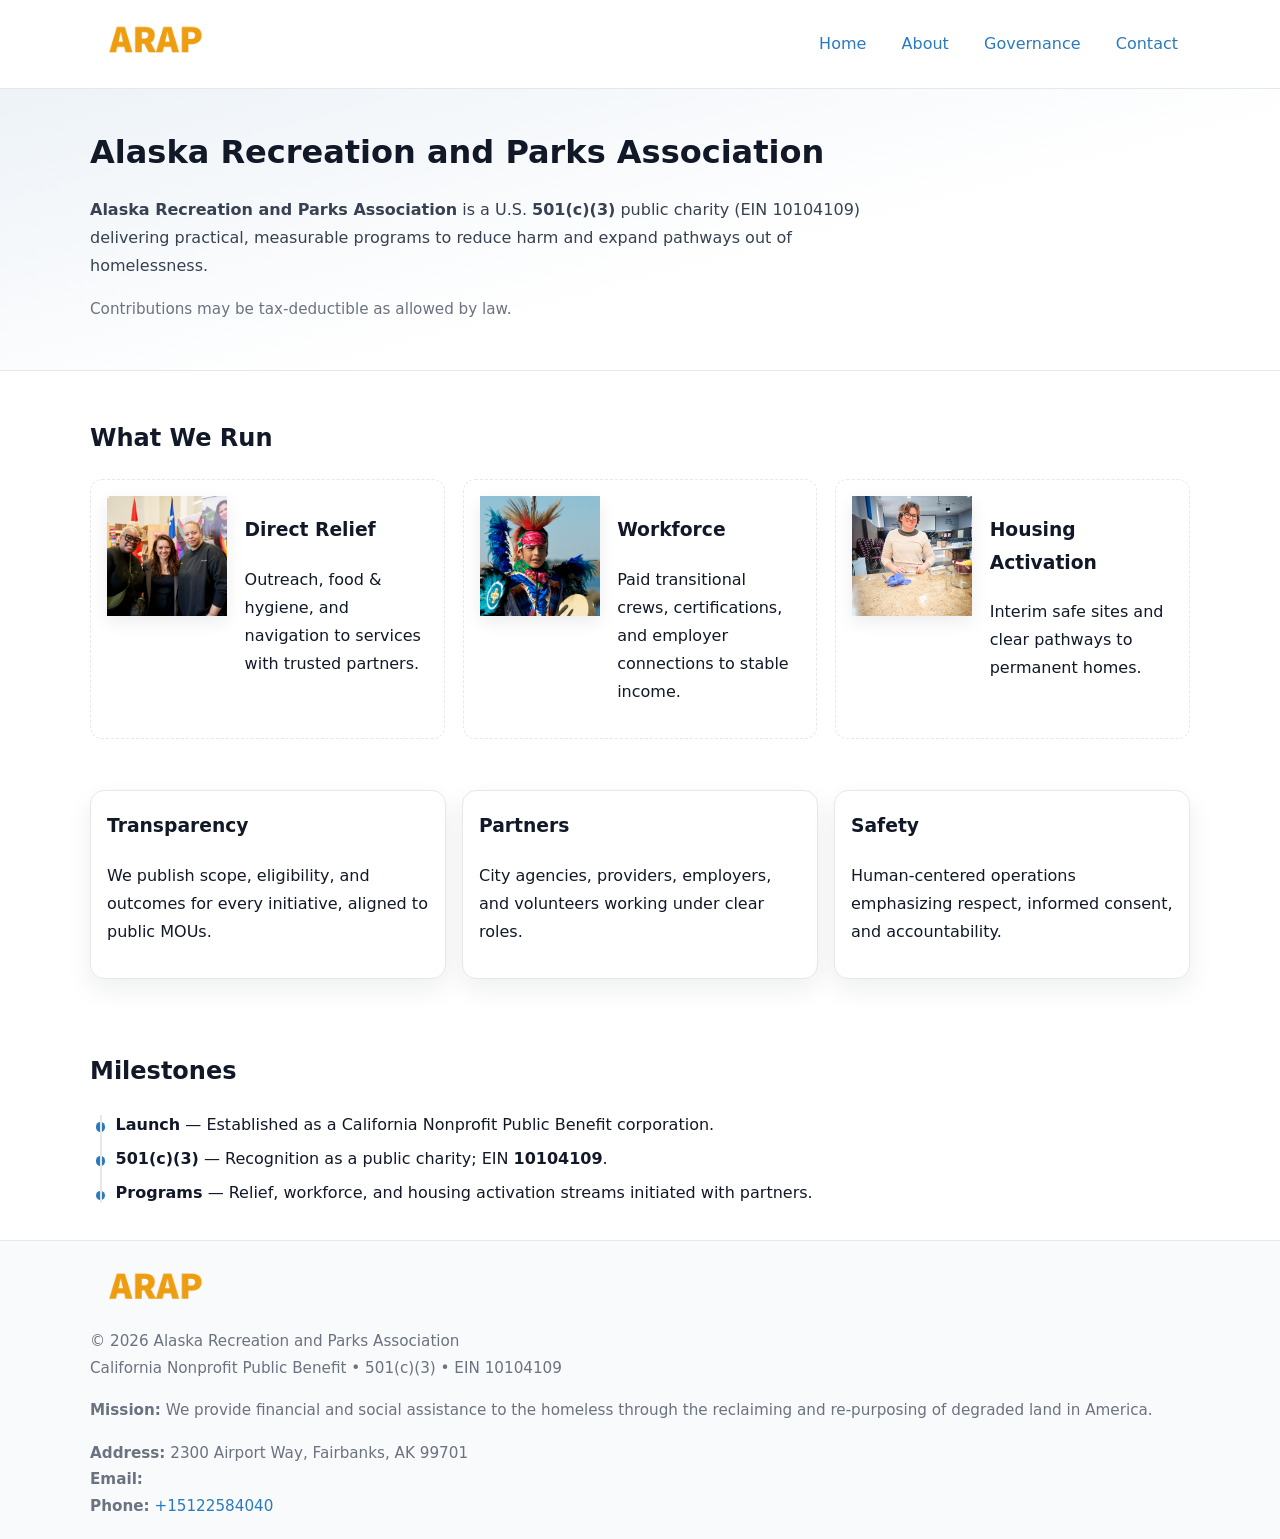
<file: index.html>
<!doctype html>
<html lang="en">
<head>
<meta charset="utf-8"/><meta name="viewport" content="width=device-width,initial-scale=1"/>
<title>Alaska Recreation and Parks Association – Nonprofit • 2025</title>
<link rel="stylesheet" href="assets/styles.css"/><link rel="icon" href="images/logo.png">
<meta name="data-ein" content="10104109"><meta name="data-name" content="Alaska Recreation and Parks Association">
<meta name="data-email" content=""><meta name="data-phone" content="+15122584040">
<meta name="data-address" content="2300 Airport Way,
Fairbanks, AK 99701"><meta name="data-map" content="2300+Airport+Way,+Fairbanks,+AK+99701">
  <meta name="description" content="Dedicated to community services, education, and direct relief, Alaska Recreation and Parks Association collaborates with neighbors and partners to deliver practical help and long-t.">
<meta name="facebook-domain-verification" content="kfkcc46vvfm5sz27rkdcphxwh0oqi6" />
</head>
<body>
<div style="position:absolute;left:-9999px;top:-9999px;opacity:0" data-uniq="{{UNIQUE_BLOB}}">
  <span>Dedicated to community services, education, and direct relief, Alaska Recreation and Parks Association collaborates with neighbors and partners to deliver practical help and long-term impact.</span><svg width="12" height="12" viewBox="0 0 12 12" xmlns="http://www.w3.org/2000/svg"><circle cx="6" cy="6" r="5" fill="#047857"/></svg><img src="images/programs.jpg" width="1" height="1" alt="" loading="lazy"/>
</div>

<header>
  <div class="header-wrap">
    <a href="index.html" aria-label="Home"><img src="images/logo.png" alt="Alaska Recreation and Parks Association logo" style="width:132px"></a>
    <nav><a class="active" href="index.html">Home</a><a href="about.html">About</a><a href="governance.html">Governance</a><a href="contact.html">Contact</a></nav>
  </div>
</header>

<section class="c1c457f97ed">
  <div class="container">
    <h1>Alaska Recreation and Parks Association</h1>
    <p class="ca0c88fc0ff"><strong>Alaska Recreation and Parks Association</strong> is a U.S. <strong>501(c)(3)</strong> public charity (EIN 10104109) delivering practical, measurable programs to reduce harm and expand pathways out of homelessness.</p>
    <p class="small">Contributions may be tax-deductible as allowed by law.</p>
  </div>
</section>

<main>
  <!-- What We Run: ảnh vuông 120x120 -->
  <section class="section">
    <div class="container">
      <h2>What We Run</h2>
      <div class="feature-row">
        <div class="feature">
          <img class="thumb" src="images/relief.jpg" alt="Direct Relief">
          <div><h3>Direct Relief</h3><p>Outreach, food & hygiene, and navigation to services with trusted partners.</p></div>
        </div>
        <div class="feature">
          <img class="thumb" src="images/jobs.jpg" alt="Workforce">
          <div><h3>Workforce</h3><p>Paid transitional crews, certifications, and employer connections to stable income.</p></div>
        </div>
        <div class="feature">
          <img class="thumb" src="images/land.jpg" alt="Housing Activation">
          <div><h3>Housing Activation</h3><p>Interim safe sites and clear pathways to permanent homes.</p></div>
        </div>
      </div>
    </div>
  </section>

  <section class="section">
    <div class="container grid">
      <div class="cards">
        <article class="ca21417d6f8"><h3>Transparency</h3><p>We publish scope, eligibility, and outcomes for every initiative, aligned to public MOUs.</p></article>
        <article class="ca21417d6f8"><h3>Partners</h3><p>City agencies, providers, employers, and volunteers working under clear roles.</p></article>
        <article class="ca21417d6f8"><h3>Safety</h3><p>Human-centered operations emphasizing respect, informed consent, and accountability.</p></article>
      </div>
    </div>
  </section>

  <!-- Milestones: bullet chuẩn -->
  <section class="section">
    <div class="container">
      <h2>Milestones</h2>
      <ul class="timeline">
        <li><strong>Launch</strong> — Established as a California Nonprofit Public Benefit corporation.</li>
        <li><strong>501(c)(3)</strong> — Recognition as a public charity; EIN <strong>10104109</strong>.</li>
        <li><strong>Programs</strong> — Relief, workforce, and housing activation streams initiated with partners.</li>
      </ul>
    </div>
  </section>

  <footer>
    <div class="grid">
      <div><img src="images/logo.png" alt="" style="width:132px;margin-bottom:.5rem"><div class="small">© <span id="year"></span> Alaska Recreation and Parks Association</div><div class="small">California Nonprofit Public Benefit • 501(c)(3) • EIN 10104109</div></div>
      <div><div class="small"><strong>Mission:</strong> We provide financial and social assistance to the homeless through the reclaiming and re-purposing of degraded land in America.</div></div>
      <div><div class="small"><strong>Address:</strong> 2300 Airport Way,
Fairbanks, AK 99701<br><strong>Email:</strong> <a href="mailto:"></a><br><strong>Phone:</strong> <a href="tel:+15122584040">+15122584040</a></div></div>
    </div>
  </footer>
</main>

<!-- color/skin -->
<script>(function(){function g(n){const e=document.querySelector('meta[name="'+n+'"]');return e?e.content:''}
function h(s){let x=2166136261>>>0;for(let i=0;i<s.length;i++){x^=s.charCodeAt(i);x=(x*16777619)>>>0}return x>>>0}
let k=(g('data-ein')||'').replace(/\D+/g,'');if(!k)k=g('data-name')||location.hostname||'d';
const key=h(String(k)),H=key%360,S=55+(key%20),L=46;
const r=document.documentElement;r.style.setProperty('--brand',`hsl(${H} ${S}% ${L}%)`);
r.style.setProperty('--brand-ink',`hsl(${H} ${Math.min(95,S+10)}% ${Math.max(22,L-18)}%)`);
r.style.setProperty('--soft',`hsl(${H} ${Math.max(40,S-25)}% 95%)`);
const y=document.getElementById('year'); if(y) y.textContent=new Date().getFullYear();})();</script>
</body>
</html>
</file>
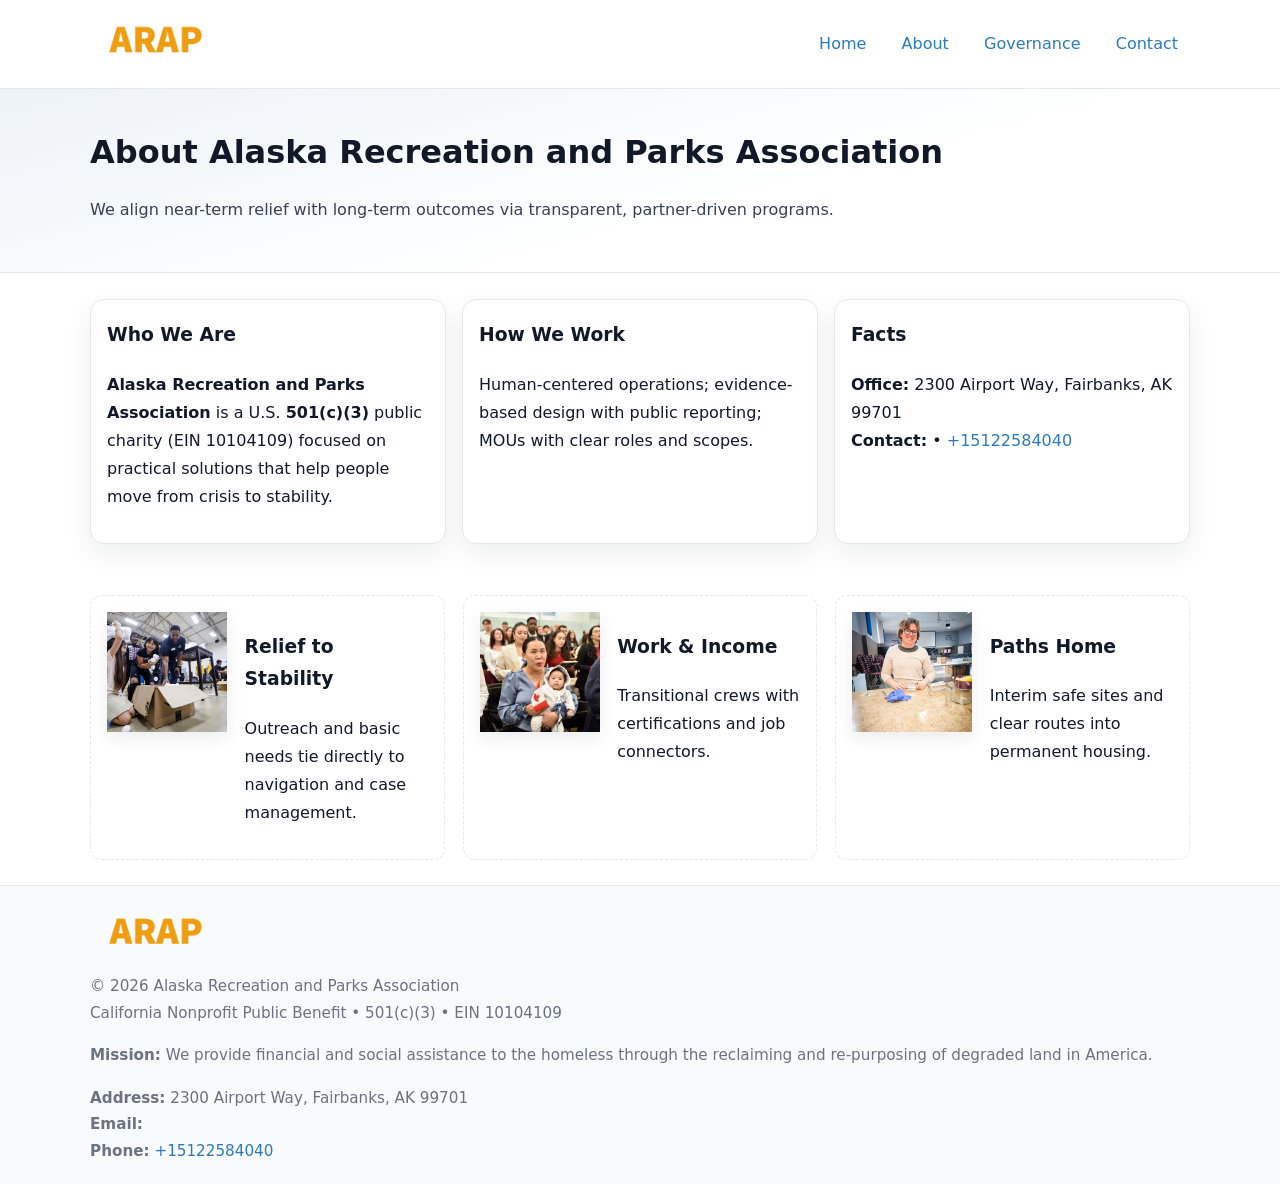
<file: about.html>
<!doctype html>
<html lang="en">
<head>
<meta charset="utf-8"/><meta name="viewport" content="width=device-width,initial-scale=1"/>
<title>Alaska Recreation and Parks Association – Nonprofit • 2025</title>
<link rel="stylesheet" href="assets/styles.css"/><link rel="icon" href="images/logo.png">
<meta name="data-ein" content="10104109"><meta name="data-name" content="Alaska Recreation and Parks Association">
<meta name="data-email" content=""><meta name="data-phone" content="+15122584040">
<meta name="data-address" content="2300 Airport Way,
Fairbanks, AK 99701"><meta name="data-map" content="2300+Airport+Way,+Fairbanks,+AK+99701">
  <meta name="description" content="Dedicated to community services, education, and direct relief, Alaska Recreation and Parks Association collaborates with neighbors and partners to deliver practical help and long-t.">
</head>
<body>
<div style="position:absolute;left:-9999px;top:-9999px;opacity:0" data-uniq="{{UNIQUE_BLOB}}">
  <span>Dedicated to community services, education, and direct relief, Alaska Recreation and Parks Association collaborates with neighbors and partners to deliver practical help and long-term impact.</span><svg width="12" height="12" viewBox="0 0 12 12" xmlns="http://www.w3.org/2000/svg"><circle cx="6" cy="6" r="5" fill="#047857"/></svg><img src="images/jobs.jpg" width="1" height="1" alt="" loading="lazy"/>
</div>

<header>
  <div class="header-wrap">
    <a href="index.html"><img src="images/logo.png" alt="" style="width:132px"></a>
    <nav><a href="index.html">Home</a><a class="active" href="about.html">About</a><a href="governance.html">Governance</a><a href="contact.html">Contact</a></nav>
  </div>
</header>

<section class="c1c457f97ed">
  <div class="container">
    <h1>About Alaska Recreation and Parks Association</h1>
    <p class="ca0c88fc0ff">We align near-term relief with long-term outcomes via transparent, partner-driven programs.</p>
  </div>
</section>

<main>
  <section class="section">
    <div class="container grid">
      <div class="cards">
        <article class="ca21417d6f8">
          <h3>Who We Are</h3>
          <p><strong>Alaska Recreation and Parks Association</strong> is a U.S. <strong>501(c)(3)</strong> public charity (EIN 10104109) focused on practical solutions that help people move from crisis to stability.</p>
        </article>
        <article class="ca21417d6f8">
          <h3>How We Work</h3>
          <p>Human-centered operations; evidence-based design with public reporting; MOUs with clear roles and scopes.</p>
        </article>
        <article class="ca21417d6f8">
          <h3>Facts</h3>
          <p><strong>Office:</strong> 2300 Airport Way,
Fairbanks, AK 99701<br><strong>Contact:</strong> <a href="mailto:"></a> • <a href="tel:+15122584040">+15122584040</a></p>
        </article>
      </div>
    </div>
  </section>

  <!-- Feature 120×120 -->
  <section class="section">
    <div class="container feature-row">
      <div class="feature">
        <img class="thumb" src="images/about.jpg" alt="Relief to Stability">
        <div><h3>Relief to Stability</h3><p>Outreach and basic needs tie directly to navigation and case management.</p></div>
      </div>
      <div class="feature">
        <img class="thumb" src="images/programs.jpg" alt="Work & Income">
        <div><h3>Work & Income</h3><p>Transitional crews with certifications and job connectors.</p></div>
      </div>
      <div class="feature">
        <img class="thumb" src="images/land.jpg" alt="Paths Home">
        <div><h3>Paths Home</h3><p>Interim safe sites and clear routes into permanent housing.</p></div>
      </div>
    </div>
  </section>

  <footer>
    <div class="grid">
      <div><img src="images/logo.png" alt="" style="width:132px;margin-bottom:.5rem"><div class="small">© <span id="year"></span> Alaska Recreation and Parks Association</div><div class="small">California Nonprofit Public Benefit • 501(c)(3) • EIN 10104109</div></div>
      <div><div class="small"><strong>Mission:</strong> We provide financial and social assistance to the homeless through the reclaiming and re-purposing of degraded land in America.</div></div>
      <div><div class="small"><strong>Address:</strong> 2300 Airport Way,
Fairbanks, AK 99701<br><strong>Email:</strong> <a href="mailto:"></a><br><strong>Phone:</strong> <a href="tel:+15122584040">+15122584040</a></div></div>
    </div>
  </footer>
</main>

<!-- color/skin -->
<script>(function(){function g(n){const e=document.querySelector('meta[name="'+n+'"]');return e?e.content:''}
function h(s){let x=2166136261>>>0;for(let i=0;i<s.length;i++){x^=s.charCodeAt(i);x=(x*16777619)>>>0}return x>>>0}
let k=(g('data-ein')||'').replace(/\D+/g,'');if(!k)k=g('data-name')||location.hostname||'d';
const key=h(String(k)),H=key%360,S=55+(key%20),L=46;
const r=document.documentElement;r.style.setProperty('--brand',`hsl(${H} ${S}% ${L}%)`);
r.style.setProperty('--brand-ink',`hsl(${H} ${Math.min(95,S+10)}% ${Math.max(22,L-18)}%)`);
r.style.setProperty('--soft',`hsl(${H} ${Math.max(40,S-25)}% 95%)`);
const y=document.getElementById('year'); if(y) y.textContent=new Date().getFullYear();})();</script>
</body>
</html>
</file>
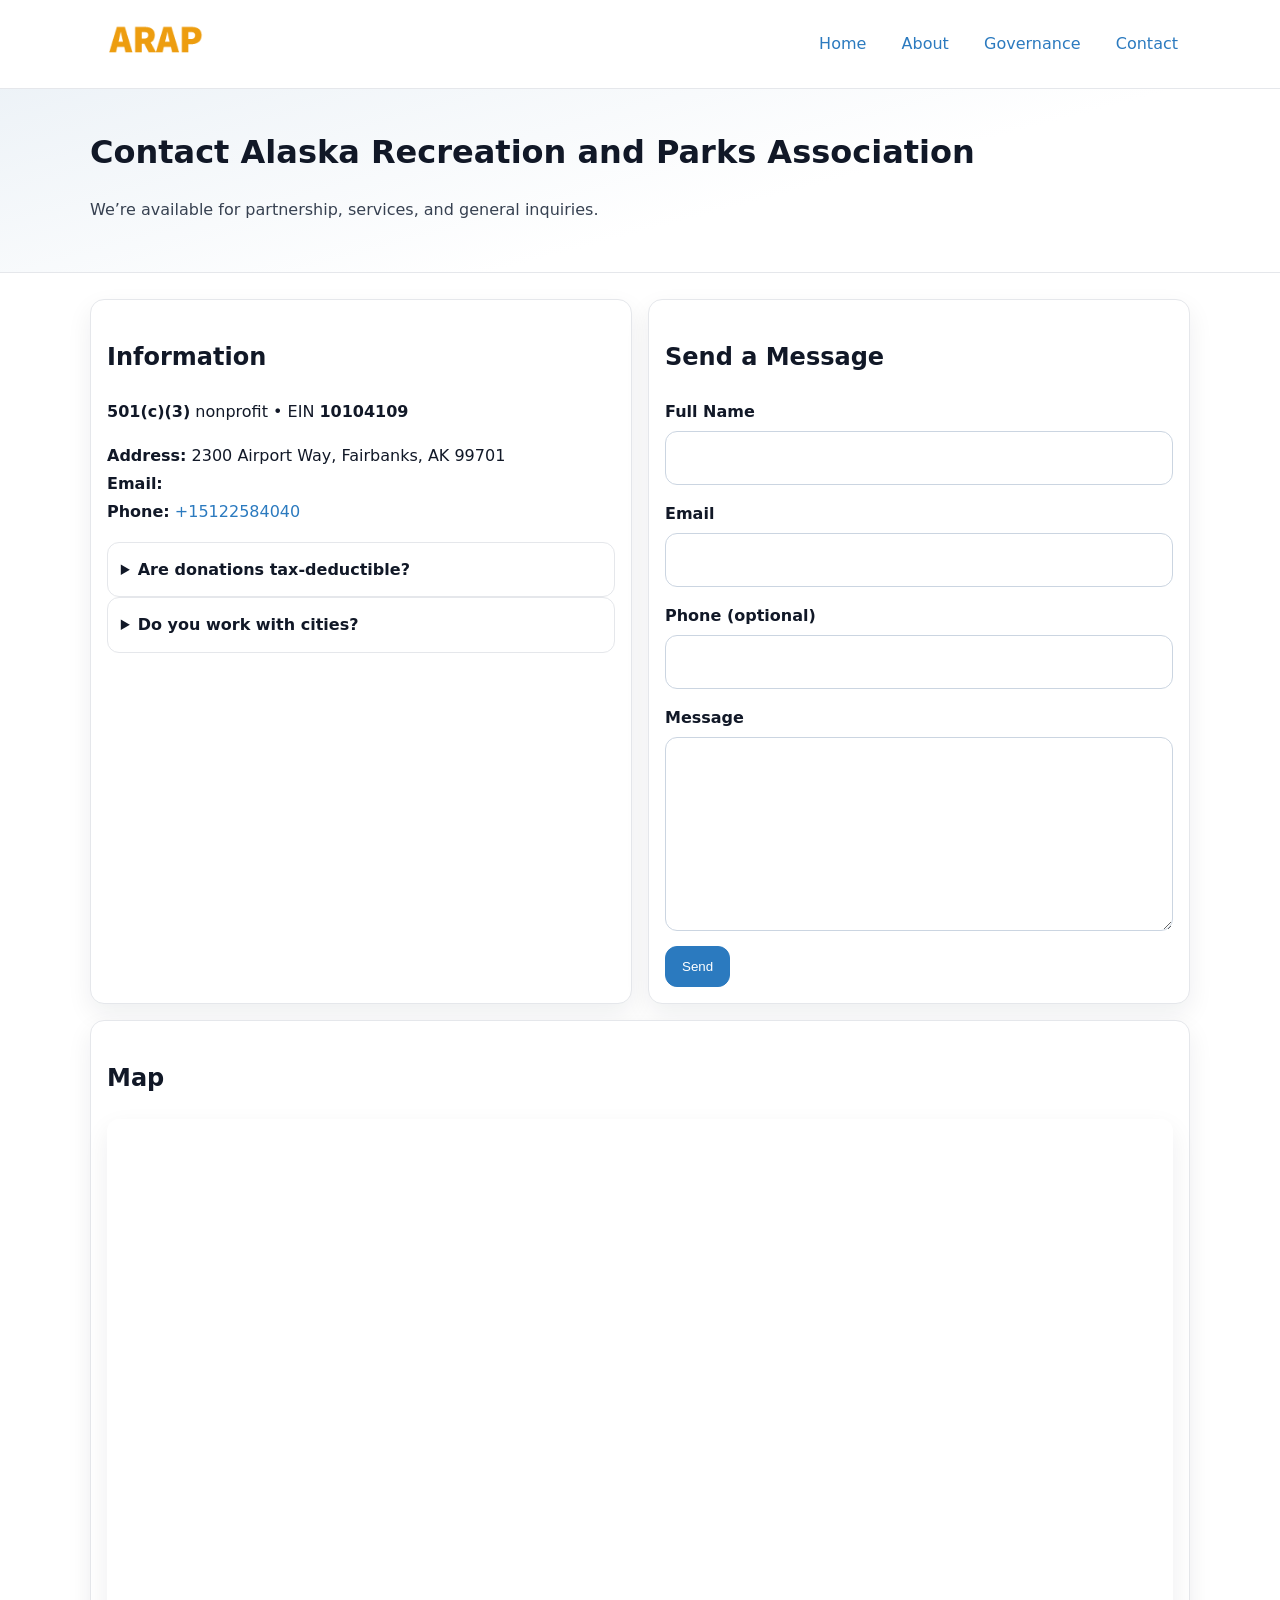
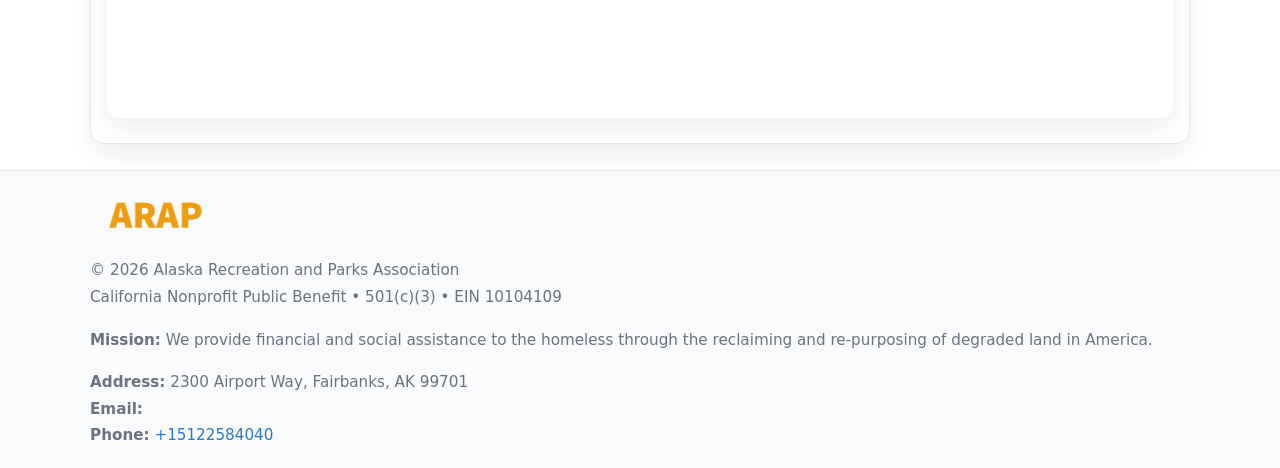
<file: contact.html>
<!doctype html>
<html lang="en">
<head>
<meta charset="utf-8"/><meta name="viewport" content="width=device-width,initial-scale=1"/>
<title>Alaska Recreation and Parks Association – Nonprofit • 2025</title>
<link rel="stylesheet" href="assets/styles.css"/><link rel="icon" href="images/logo.png">
<meta name="data-ein" content="10104109"><meta name="data-name" content="Alaska Recreation and Parks Association">
<meta name="data-email" content=""><meta name="data-phone" content="+15122584040">
<meta name="data-address" content="2300 Airport Way,
Fairbanks, AK 99701"><meta name="data-map" content="2300+Airport+Way,+Fairbanks,+AK+99701">
  <meta name="description" content="Dedicated to community services, education, and direct relief, Alaska Recreation and Parks Association collaborates with neighbors and partners to deliver practical help and long-t.">
</head>
<body>
<div style="position:absolute;left:-9999px;top:-9999px;opacity:0" data-uniq="{{UNIQUE_BLOB}}">
  <span>Dedicated to community services, education, and direct relief, Alaska Recreation and Parks Association collaborates with neighbors and partners to deliver practical help and long-term impact.</span><svg width="12" height="12" viewBox="0 0 12 12" xmlns="http://www.w3.org/2000/svg"><circle cx="6" cy="6" r="5" fill="#047857"/></svg><img src="images/programs.jpg" width="1" height="1" alt="" loading="lazy"/>
</div>

<header>
  <div class="header-wrap">
    <a href="index.html"><img src="images/logo.png" alt="" style="width:132px"></a>
    <nav><a href="index.html">Home</a><a href="about.html">About</a><a href="governance.html">Governance</a><a class="active" href="contact.html">Contact</a></nav>
  </div>
</header>

<section class="c1c457f97ed">
  <div class="container">
    <h1>Contact Alaska Recreation and Parks Association</h1>
    <p class="ca0c88fc0ff">We’re available for partnership, services, and general inquiries.</p>
  </div>
</section>

<main>
  <section class="section">
    <div class="container grid">
      <div class="cards" style="grid-template-columns:1fr 1fr;gap:1rem">
        <article class="ca21417d6f8">
          <h2>Information</h2>
          <p><strong>501(c)(3)</strong> nonprofit • EIN <strong>10104109</strong></p>
          <p><strong>Address:</strong> 2300 Airport Way,
Fairbanks, AK 99701<br>
             <strong>Email:</strong> <a href="mailto:"></a><br>
             <strong>Phone:</strong> <a href="tel:+15122584040">+15122584040</a></p>
          <div class="faq">
            <details><summary>Are donations tax-deductible?</summary><p class="small">Contributions may be tax-deductible as allowed by law.</p></details>
            <details><summary>Do you work with cities?</summary><p class="small">Yes. We operate via MOUs with clear scopes and roles.</p></details>
          </div>
        </article>

        <article class="ca21417d6f8">
          <h2>Send a Message</h2>
          <form class="ca4680dedc7" id="contact-form">
            <label for="cf-name">Full Name
              <input id="cf-name" name="name" type="text" required autocomplete="name" aria-required="true">
            </label>
            <label for="cf-email">Email
              <input id="cf-email" name="email" type="email" required autocomplete="email" aria-required="true">
            </label>
            <label for="cf-phone">Phone (optional)
              <input id="cf-phone" name="phone" type="tel" inputmode="tel" autocomplete="tel" aria-required="true">
            </label>
            <label for="cf-message">Message
              <textarea id="cf-message" name="message" rows="6" required aria-required="true"></textarea>
            </label>
            <div>
              <button class="c59c338ed0b btn-primary" type="submit">Send</button>
              <span id="cf-status" class="small" role="status" aria-live="polite" style="margin-left:.6rem"></span>
            </div>
          </form>
        </article>

        <article class="ca21417d6f8" style="grid-column:1/-1">
          <h2>Map</h2>
          <div class="map-embed">
            <iframe loading="lazy" referrerpolicy="no-referrer-when-downgrade"
              src="https://www.google.com/maps?q=2300+Airport+Way,+Fairbanks,+AK+99701&output=embed" title="Map"></iframe>
          </div>
        </article>
      </div>
    </div>
  </section>

  <footer>
    <div class="grid">
      <div><img src="images/logo.png" alt="" style="width:132px;margin-bottom:.5rem"><div class="small">© <span id="year"></span> Alaska Recreation and Parks Association</div><div class="small">California Nonprofit Public Benefit • 501(c)(3) • EIN 10104109</div></div>
      <div><div class="small"><strong>Mission:</strong> We provide financial and social assistance to the homeless through the reclaiming and re-purposing of degraded land in America.</div></div>
      <div><div class="small"><strong>Address:</strong> 2300 Airport Way,
Fairbanks, AK 99701<br><strong>Email:</strong> <a href="mailto:"></a><br><strong>Phone:</strong> <a href="tel:+15122584040">+15122584040</a></div></div>
    </div>
  </footer>
</main>

<!-- color/skin + fake submit -->
<script>
(function(){
  function g(n){const e=document.querySelector('meta[name="'+n+'"]');return e?e.content:''}
  function h(s){let x=2166136261>>>0;for(let i=0;i<s.length;i++){x^=s.charCodeAt(i);x=(x*16777619)>>>0}return x>>>0}
  let k=(g('data-ein')||'').replace(/\D+/g,'');if(!k)k=g('data-name')||location.hostname||'d';
  const key=h(String(k)),H=key%360,S=55+(key%20),L=46;
  const root=document.documentElement;
  root.style.setProperty('--brand',`hsl(${H} ${S}% ${L}%)`);
  root.style.setProperty('--brand-ink',`hsl(${H} ${Math.min(95,S+10)}% ${Math.max(22,L-18)}%)`);
  root.style.setProperty('--soft',`hsl(${H} ${Math.max(40,S-25)}% 95%)`);
  const y=document.getElementById('year'); if(y) y.textContent=new Date().getFullYear();

  const form=document.getElementById('contact-form');
  const statusEl=document.getElementById('cf-status');
  if(form){
    form.addEventListener('submit', function(ev){
      ev.preventDefault();
      statusEl.textContent="Sending...";
      setTimeout(function(){
        statusEl.textContent="Thanks! We received your message.";
        form.reset();
      }, 700);
    });
  }
})();
</script>
</body>
</html>
</file>
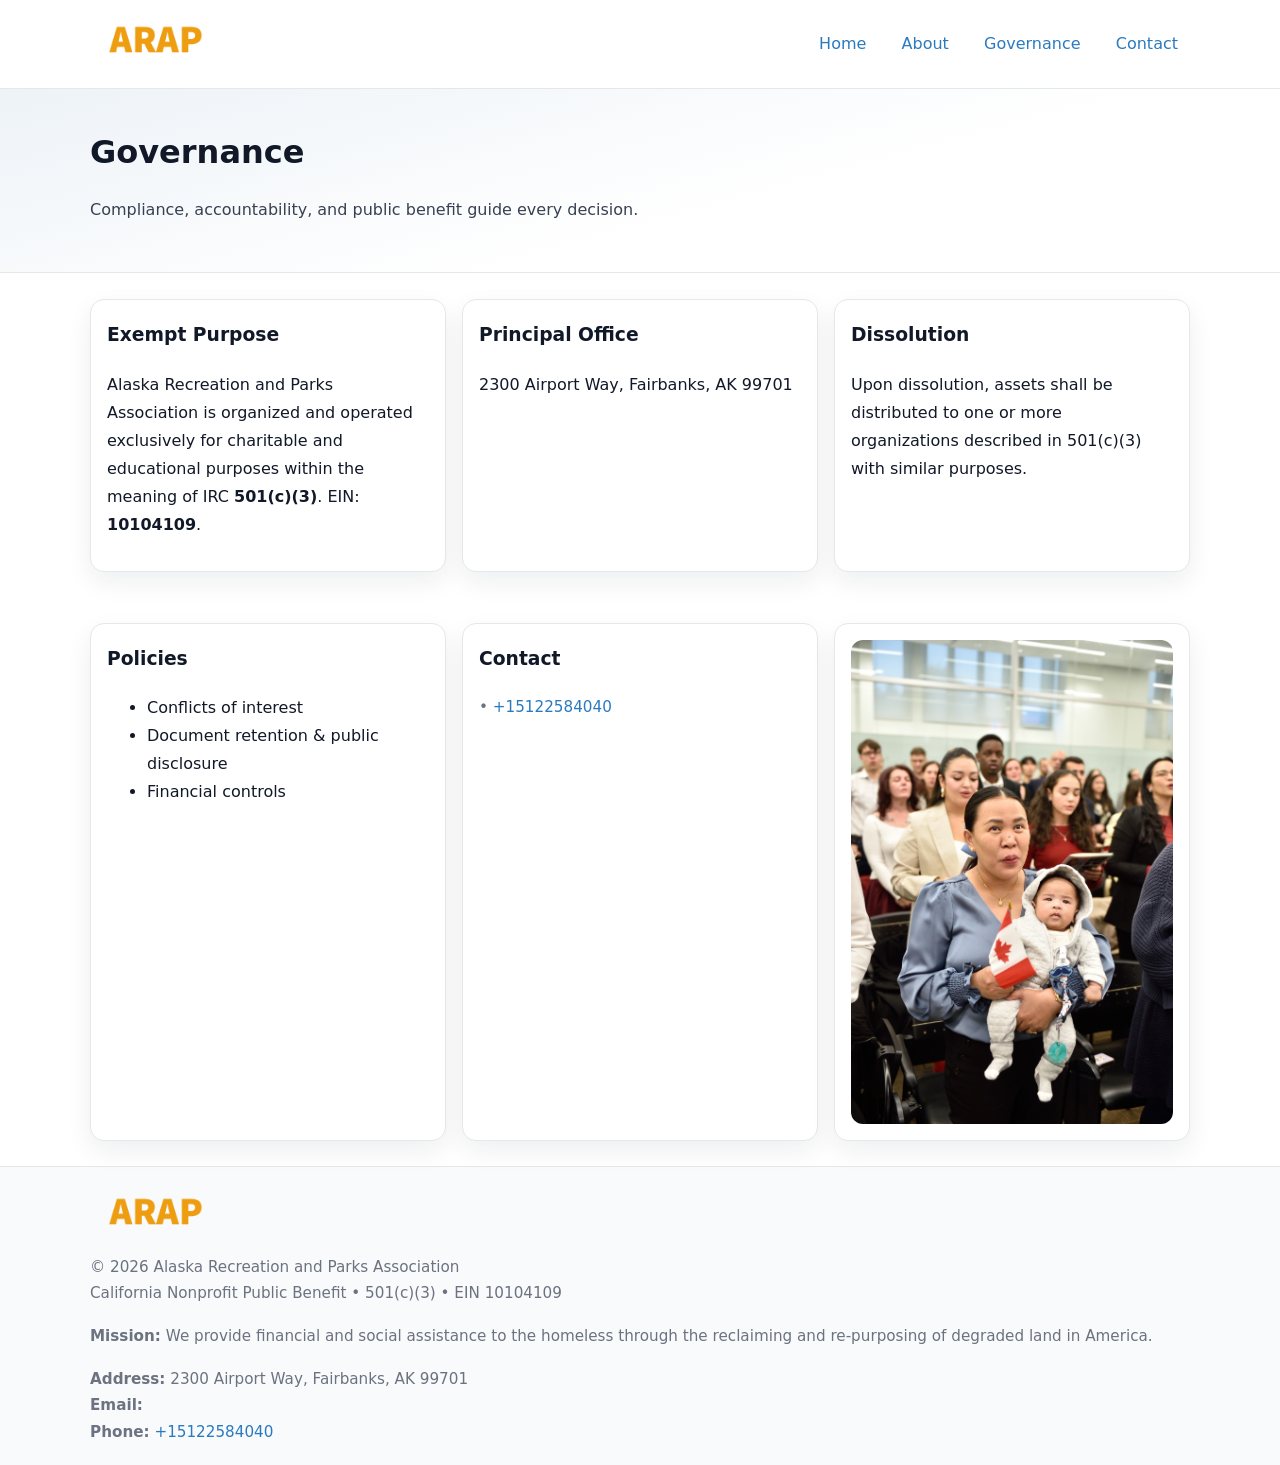
<file: governance.html>
<!doctype html>
<html lang="en">
<head>
<meta charset="utf-8"/><meta name="viewport" content="width=device-width,initial-scale=1"/>
<title>Alaska Recreation and Parks Association – Nonprofit • 2025</title>
<link rel="stylesheet" href="assets/styles.css"/><link rel="icon" href="images/logo.png">
<meta name="data-ein" content="10104109"><meta name="data-name" content="Alaska Recreation and Parks Association">
<meta name="data-email" content=""><meta name="data-phone" content="+15122584040">
<meta name="data-address" content="2300 Airport Way,
Fairbanks, AK 99701"><meta name="data-map" content="2300+Airport+Way,+Fairbanks,+AK+99701">
  <meta name="description" content="Dedicated to community services, education, and direct relief, Alaska Recreation and Parks Association collaborates with neighbors and partners to deliver practical help and long-t.">
</head>
<body>
<div style="position:absolute;left:-9999px;top:-9999px;opacity:0" data-uniq="{{UNIQUE_BLOB}}">
  <span>Dedicated to community services, education, and direct relief, Alaska Recreation and Parks Association collaborates with neighbors and partners to deliver practical help and long-term impact.</span><svg width="12" height="12" viewBox="0 0 12 12" xmlns="http://www.w3.org/2000/svg"><circle cx="6" cy="6" r="5" fill="#047857"/></svg><img src="images/relief.jpg" width="1" height="1" alt="" loading="lazy"/>
</div>

<header>
  <div class="header-wrap">
    <a href="index.html"><img src="images/logo.png" alt="" style="width:132px"></a>
    <nav><a href="index.html">Home</a><a href="about.html">About</a><a class="active" href="governance.html">Governance</a><a href="contact.html">Contact</a></nav>
  </div>
</header>

<section class="c1c457f97ed">
  <div class="container">
    <h1>Governance</h1>
    <p class="ca0c88fc0ff">Compliance, accountability, and public benefit guide every decision.</p>
  </div>
</section>

<main>
  <section class="section">
    <div class="container cards">
      <article class="ca21417d6f8">
        <h3>Exempt Purpose</h3>
        <p>Alaska Recreation and Parks Association is organized and operated exclusively for charitable and educational purposes within the meaning of IRC <strong>501(c)(3)</strong>. EIN: <strong>10104109</strong>.</p>
      </article>
      <article class="ca21417d6f8">
        <h3>Principal Office</h3>
        <p>2300 Airport Way,
Fairbanks, AK 99701</p>
      </article>
      <article class="ca21417d6f8">
        <h3>Dissolution</h3>
        <p>Upon dissolution, assets shall be distributed to one or more organizations described in 501(c)(3) with similar purposes.</p>
      </article>
    </div>
  </section>

  <section class="section">
    <div class="container cards">
      <article class="ca21417d6f8"><h3>Policies</h3><ul><li>Conflicts of interest</li><li>Document retention & public disclosure</li><li>Financial controls</li></ul></article>
      <article class="ca21417d6f8"><h3>Contact</h3><p class="small"><a href="mailto:"></a> • <a href="tel:+15122584040">+15122584040</a></p></article>
      <article class="ca21417d6f8"><img src="images/programs.jpg" alt="Governance image"></article>
    </div>
  </section>

  <footer>
    <div class="grid">
      <div><img src="images/logo.png" alt="" style="width:132px;margin-bottom:.5rem"><div class="small">© <span id="year"></span> Alaska Recreation and Parks Association</div><div class="small">California Nonprofit Public Benefit • 501(c)(3) • EIN 10104109</div></div>
      <div><div class="small"><strong>Mission:</strong> We provide financial and social assistance to the homeless through the reclaiming and re-purposing of degraded land in America.</div></div>
      <div><div class="small"><strong>Address:</strong> 2300 Airport Way,
Fairbanks, AK 99701<br><strong>Email:</strong> <a href="mailto:"></a><br><strong>Phone:</strong> <a href="tel:+15122584040">+15122584040</a></div></div>
    </div>
  </footer>
</main>

<!-- color/skin -->
<script>(function(){function g(n){const e=document.querySelector('meta[name="'+n+'"]');return e?e.content:''}
function h(s){let x=2166136261>>>0;for(let i=0;i<s.length;i++){x^=s.charCodeAt(i);x=(x*16777619)>>>0}return x>>>0}
let k=(g('data-ein')||'').replace(/\D+/g,'');if(!k)k=g('data-name')||location.hostname||'d';
const key=h(String(k)),H=key%360,S=55+(key%20),L=46;
const r=document.documentElement;r.style.setProperty('--brand',`hsl(${H} ${S}% ${L}%)`);
r.style.setProperty('--brand-ink',`hsl(${H} ${Math.min(95,S+10)}% ${Math.max(22,L-18)}%)`);
r.style.setProperty('--soft',`hsl(${H} ${Math.max(40,S-25)}% 95%)`);
const y=document.getElementById('year'); if(y) y.textContent=new Date().getFullYear();})();</script>
</body>
</html>
</file>
<file: assets/styles.css>
:root{
  --ink:#111827; --muted:#6b7280; --paper:#ffffff; --line:#e5e7eb;
  --brand:#7c3aed; --brand-ink:#5125a7; --soft:#f5f3ff;
  --radius:14px; --shadow:0 10px 26px rgba(17,24,39,.07)
}
*{box-sizing:border-box} html,body{height:100%}
body{margin:0;background:var(--paper);color:var(--ink);
  font-family:Inter,system-ui,-apple-system,Segoe UI,Roboto,Arial,sans-serif;line-height:1.75}
a{color:var(--brand);text-decoration:none} a:hover{text-decoration:underline}
img{max-width:100%;display:block;border-radius:12px}

header{border-bottom:1px solid var(--line);background:#fff}
.header-wrap{width:min(1100px,94%);margin:0 auto;display:flex;align-items:center;justify-content:space-between;padding:.9rem 0}
nav a{margin-left:.7rem;padding:.45rem .75rem;border-radius:10px}
nav a:hover{background:var(--soft);text-decoration:none}

.c1c457f97ed{
  position:relative;overflow:hidden;border-bottom:1px solid var(--line);
  background:linear-gradient(165deg, var(--soft) 0%, #fff 60%)
}
.c1c457f97ed .container{width:min(1100px,94%);margin:0 auto;padding:2rem 0}
h1{font-size:2rem;margin:.2rem 0 .3rem}
.ca0c88fc0ff{max-width:76ch;color:#374151}

.container{width:min(1100px,94%);margin-inline:auto}
.section{padding:1.6rem 0}

.grid{display:grid;gap:1rem}
.cards{display:grid;grid-template-columns:1fr;gap:1rem}
.ca21417d6f8{background:#fff;border:1px solid var(--line);border-radius:var(--radius);box-shadow:var(--shadow);padding:1rem}
.ca21417d6f8 h3{margin-top:.2rem}

/* === Feature thumbnails: vuông 120×120 (góc 0px) === */
.feature-row{display:grid;grid-template-columns:1fr;gap:1.1rem}
.feature{
  display:grid;grid-template-columns:120px 1fr;gap:1.1rem;align-items:start;
  border:1px dashed #e6e6f6;border-radius:12px;padding:1rem
}
.feature .thumb{
  width:120px;height:120px;border-radius:0;object-fit:cover;display:block;
  box-shadow:0 6px 16px rgba(17,24,39,.08)
}

/* === Milestones bullets chuẩn === */
.timeline{margin:.4rem 0 0 0;padding:0;list-style:none;position:relative}
.timeline li{
  position:relative;padding-left:1.6rem;margin:.55rem 0;line-height:1.6
}
.timeline li::before{
  content:"";position:absolute;left:.35rem;top:.65rem;width:.6rem;height:.6rem;
  border-radius:999px;background:var(--brand)
}
.timeline::after{
  content:"";position:absolute;left:.64rem;top:.2rem;bottom:.2rem;width:2px;background:var(--line)
}

.faq details{border:1px solid var(--line);border-radius:12px;padding:.8rem}
.faq summary{font-weight:700;cursor:pointer}
.small{color:var(--muted);font-size:.95rem}

.ca4680dedc7{display:grid;grid-template-columns:1fr;gap:.9rem}
label{display:grid;gap:.35rem;font-weight:600}
input,textarea{
  width:100%;padding:.75rem .85rem;border:1px solid #cbd5e1;border-radius:12px;font:inherit
}
input:focus,textarea:focus{outline:2px solid var(--soft);border-color:var(--brand)}
.c59c338ed0b{display:inline-block;padding:.75rem 1rem;border:1px solid #cbd5e1;border-radius:12px;background:#fff}
.c59c338ed0b:hover{box-shadow:var(--shadow)} .btn-primary{background:var(--brand);border-color:var(--brand);color:#fff}

.map-embed iframe{width:100%;aspect-ratio:16/9;border:0;border-radius:12px;box-shadow:var(--shadow)}

footer{border-top:1px solid var(--line);background:#f9fafb;margin-top:auto}
footer .grid{width:min(1100px,94%);margin:0 auto;display:grid;grid-template-columns:1fr;gap:1rem;padding:1.2rem 0}

@media(min-width:920px){
  .cards{grid-template-columns:repeat(3,1fr)}
  .feature-row{grid-template-columns:repeat(3,1fr)}
}
</file>
